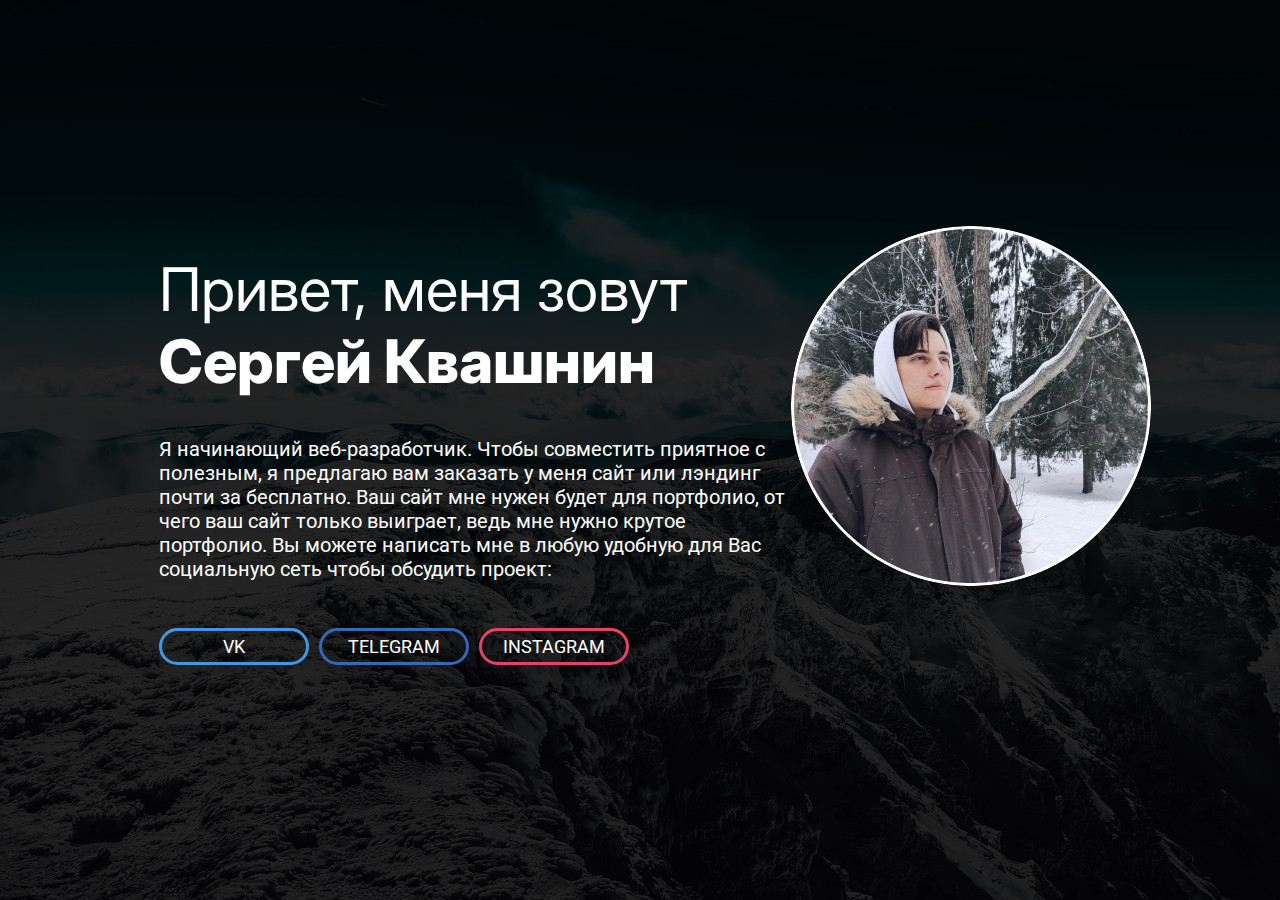
<file: index.html>
<!DOCTYPE html>
<html lang="en">
  <head>
    <meta charset="UTF-8" />
    <meta name="viewport" content="width=device-width, initial-scale=1.0" />
    <meta name="google-site-verification" content="LuUCFTpBHk02CHGNUE4h1rZqQJOvYNGBEnqrHEyuFhI" />
    <title>Сергей Квашнин</title>
    <link rel="stylesheet" href="./css/style.css" />   
  </head>
  <body>
    <div class="headerBlock">
      <div class="headerBlock__bg"></div>
      <div class="widthControl">
        <div class="headerBlock__content">
          <div class="headerBlock__infoBlock">
            <h1 class="headerBlock__title">
              Привет, меня зовут <strong>Сергей Квашнин</strong>
            </h1>
            <p class="headerBlock__text">
              Я начинающий веб-разработчик. Чтобы совместить приятное с
              полезным, я предлагаю вам заказать у меня сайт или лэндинг почти
              за бесплатно. Ваш сайт мне нужен будет для портфолио, от чего ваш
              сайт только выиграет, ведь мне нужно крутое портфолио. Вы можете
              написать мне в любую удобную для Вас социальную сеть чтобы
              обсудить проект:
            </p>
          </div>
          <div class="headerBlock__picture">
            <img src="./img/me.png" alt="Sergey" />
          </div>
        </div>
        <div class="headerBlock__buttons">
          <a
            href="https://www.vk.com/id46837878"
            class="linkButton linkButton-vk"
            target="_blank"
            >VK</a
          >
          <a
            href="https://t.me/seregqaaa"
            class="linkButton linkButton-fb"
            target="_blank"
            >Telegram</a
          >
          <a
            href="https://www.instagram.com/seregqaaa/"
            class="linkButton linkButton-inst"
            target="_blank"
            >Instagram</a
          >
        </div>
      </div>
    </div>
  </body>
</html>
</file>
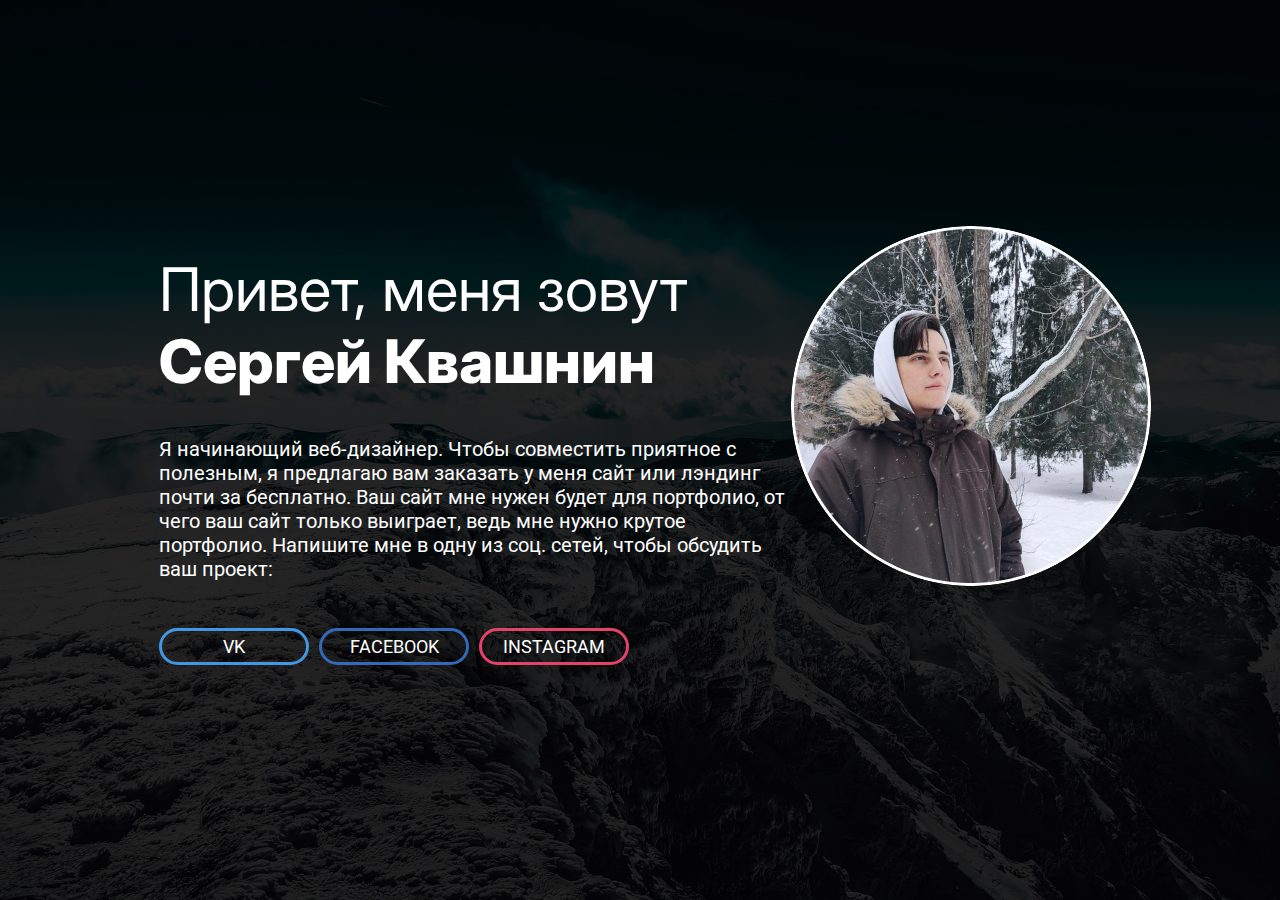
<file: base.html>
<!DOCTYPE html>
<html lang="en">
  <head>
    <meta charset="UTF-8" />
    <meta name="viewport" content="width=device-width, initial-scale=1.0" />
    <title>Сергей Квашнин</title>
    <link rel="stylesheet" href="./css/style.css" />
  </head>
  <body>
    <div class="headerBlock">
      <div class="headerBlock__bg"></div>
      <div class="widthControl">
        <div class="headerBlock__content">
          <div class="headerBlock__infoBlock">
            <h1 class="headerBlock__title">
              Привет, меня зовут <strong>Сергей Квашнин</strong>
            </h1>
            <p class="headerBlock__text">
              Я начинающий веб-дизайнер. Чтобы совместить приятное с полезным, я
              предлагаю вам заказать у меня сайт или лэндинг почти за бесплатно.
              Ваш сайт мне нужен будет для портфолио, от чего ваш сайт только
              выиграет, ведь мне нужно крутое портфолио. Напишите мне в одну из
              соц. сетей, чтобы обсудить ваш проект:
            </p>
          </div>
          <div class="headerBlock__picture">
            <img src="./img/me.png" alt="Sergey" />
          </div>
        </div>
        <div class="headerBlock__buttons">
          <a
            href="https://www.vk.com/id46837878"
            class="linkButton linkButton-vk"
            target="_blank"
            >VK</a
          >
          <a
            href="https://www.facebook.com/profile.php?id=100004604502871"
            class="linkButton linkButton-fb"
            target="_blank"
            >Facebook</a
          >
          <a
            href="https://www.instagram.com/seregqaaa/"
            class="linkButton linkButton-inst"
            target="_blank"
            >Instagram</a
          >
        </div>
      </div>
    </div>
  </body>
</html>
</file>
<file: css/style.css>
@import url("https://fonts.googleapis.com/css?family=Roboto:400;700&display=swap&subset=cyrillic");
@import url("https://fonts.googleapis.com/css?family=Inter:400,800&display=swap&subset=cyrillic");
*,
*:before,
*:after {
  padding: 0;
  margin: 0;
  border: 0;
  outline: none;
  font-weight: normal;
  -webkit-box-sizing: border-box;
          box-sizing: border-box;
}

html,
body {
  font-size: 10px;
}

a {
  text-decoration: none;
}

ul {
  list-style: none;
}

strong {
  font-weight: 800;
}

a {
  color: white;
}

.widthControl {
  padding: 1rem 1.5rem;
}

.headerBlock {
  background-image: url("../img/bgfirstpagedark.jpg");
  background-repeat: no-repeat;
  background-size: cover;
  background-attachment: fixed;
  width: 100vw;
  height: 100vh;
  min-height: 568px;
  color: white;
}

.headerBlock__content {
  display: -webkit-box;
  display: -ms-flexbox;
  display: flex;
  -webkit-box-orient: vertical;
  -webkit-box-direction: reverse;
      -ms-flex-flow: nowrap column-reverse;
          flex-flow: nowrap column-reverse;
  -webkit-box-align: center;
      -ms-flex-align: center;
          align-items: center;
}

.headerBlock__infoBlock {
  display: -webkit-box;
  display: -ms-flexbox;
  display: flex;
  -webkit-box-orient: vertical;
  -webkit-box-direction: normal;
      -ms-flex-flow: nowrap column;
          flex-flow: nowrap column;
}

.headerBlock__title {
  font-family: "inter";
  margin-top: 2rem;
  font-size: 3rem;
}

.headerBlock__text {
  font-family: "Roboto";
  margin-top: 2rem;
  font-size: 1.6rem;
}

.headerBlock__buttons {
  font-family: "Roboto";
  margin-top: 2rem;
  display: -webkit-box;
  display: -ms-flexbox;
  display: flex;
  -webkit-box-orient: vertical;
  -webkit-box-direction: normal;
      -ms-flex-flow: nowrap column;
          flex-flow: nowrap column;
  -webkit-box-align: center;
      -ms-flex-align: center;
          align-items: center;
  text-transform: uppercase;
  font-size: 1.8rem;
  font-weight: 700;
}

.headerBlock__picture img {
  width: 90px;
}

.linkButton {
  width: 300px;
  display: -webkit-box;
  display: -ms-flexbox;
  display: flex;
  -webkit-box-pack: center;
      -ms-flex-pack: center;
          justify-content: center;
  -webkit-box-align: center;
      -ms-flex-align: center;
          align-items: center;
  margin-bottom: 1rem;
  padding: 0.5rem;
  border: 3px solid white;
  border-radius: 50px;
  background-color: none;
  -webkit-transition: background-color 0.2s ease;
  transition: background-color 0.2s ease;
}

.linkButton-vk {
  border: 3px solid #4297e5;
}

.linkButton-vk:hover {
  background-color: #4297e5;
}

.linkButton-fb {
  border: 3px solid #3469b9;
}

.linkButton-fb:hover {
  background-color: #3469b9;
}

.linkButton-inst {
  border: 3px solid #e54269;
}

.linkButton-inst:hover {
  background-color: #e54269;
}

@media (min-width: 768px) {
  .widthControl {
    max-width: 750px;
    margin: 0 auto;
  }
  .headerBlock {
    display: -webkit-box;
    display: -ms-flexbox;
    display: flex;
    -webkit-box-align: center;
        -ms-flex-align: center;
            align-items: center;
  }
  .headerBlock__content {
    display: -webkit-box;
    display: -ms-flexbox;
    display: flex;
    -webkit-box-orient: horizontal;
    -webkit-box-direction: normal;
        -ms-flex-flow: nowrap row;
            flex-flow: nowrap row;
  }
  .headerBlock__title {
    margin-bottom: 2rem;
    font-size: 6rem;
  }
  .headerBlock__text {
    font-size: 2rem;
  }
  .headerBlock__buttons {
    margin-top: 4rem;
    -webkit-box-orient: horizontal;
    -webkit-box-direction: normal;
        -ms-flex-flow: nowrap row;
            flex-flow: nowrap row;
  }
  .headerBlock__picture img {
    width: 180px;
  }
  .linkButton {
    width: 150px;
    font-size: 1.8rem;
  }
  .linkButton-vk {
    margin-right: 1rem;
  }
  .linkButton-fb {
    margin-right: 1rem;
  }
}

@media (min-width: 1200px) {
  .widthControl {
    max-width: 992px;
    margin: 0 auto;
  }
  .headerBlock {
    -webkit-box-pack: justify;
        -ms-flex-pack: justify;
            justify-content: space-between;
  }
  .headerBlock__content {
    width: 992px;
  }
  .headerBlock__picture img {
    width: 360px;
  }
}
/*# sourceMappingURL=style.css.map */
</file>
